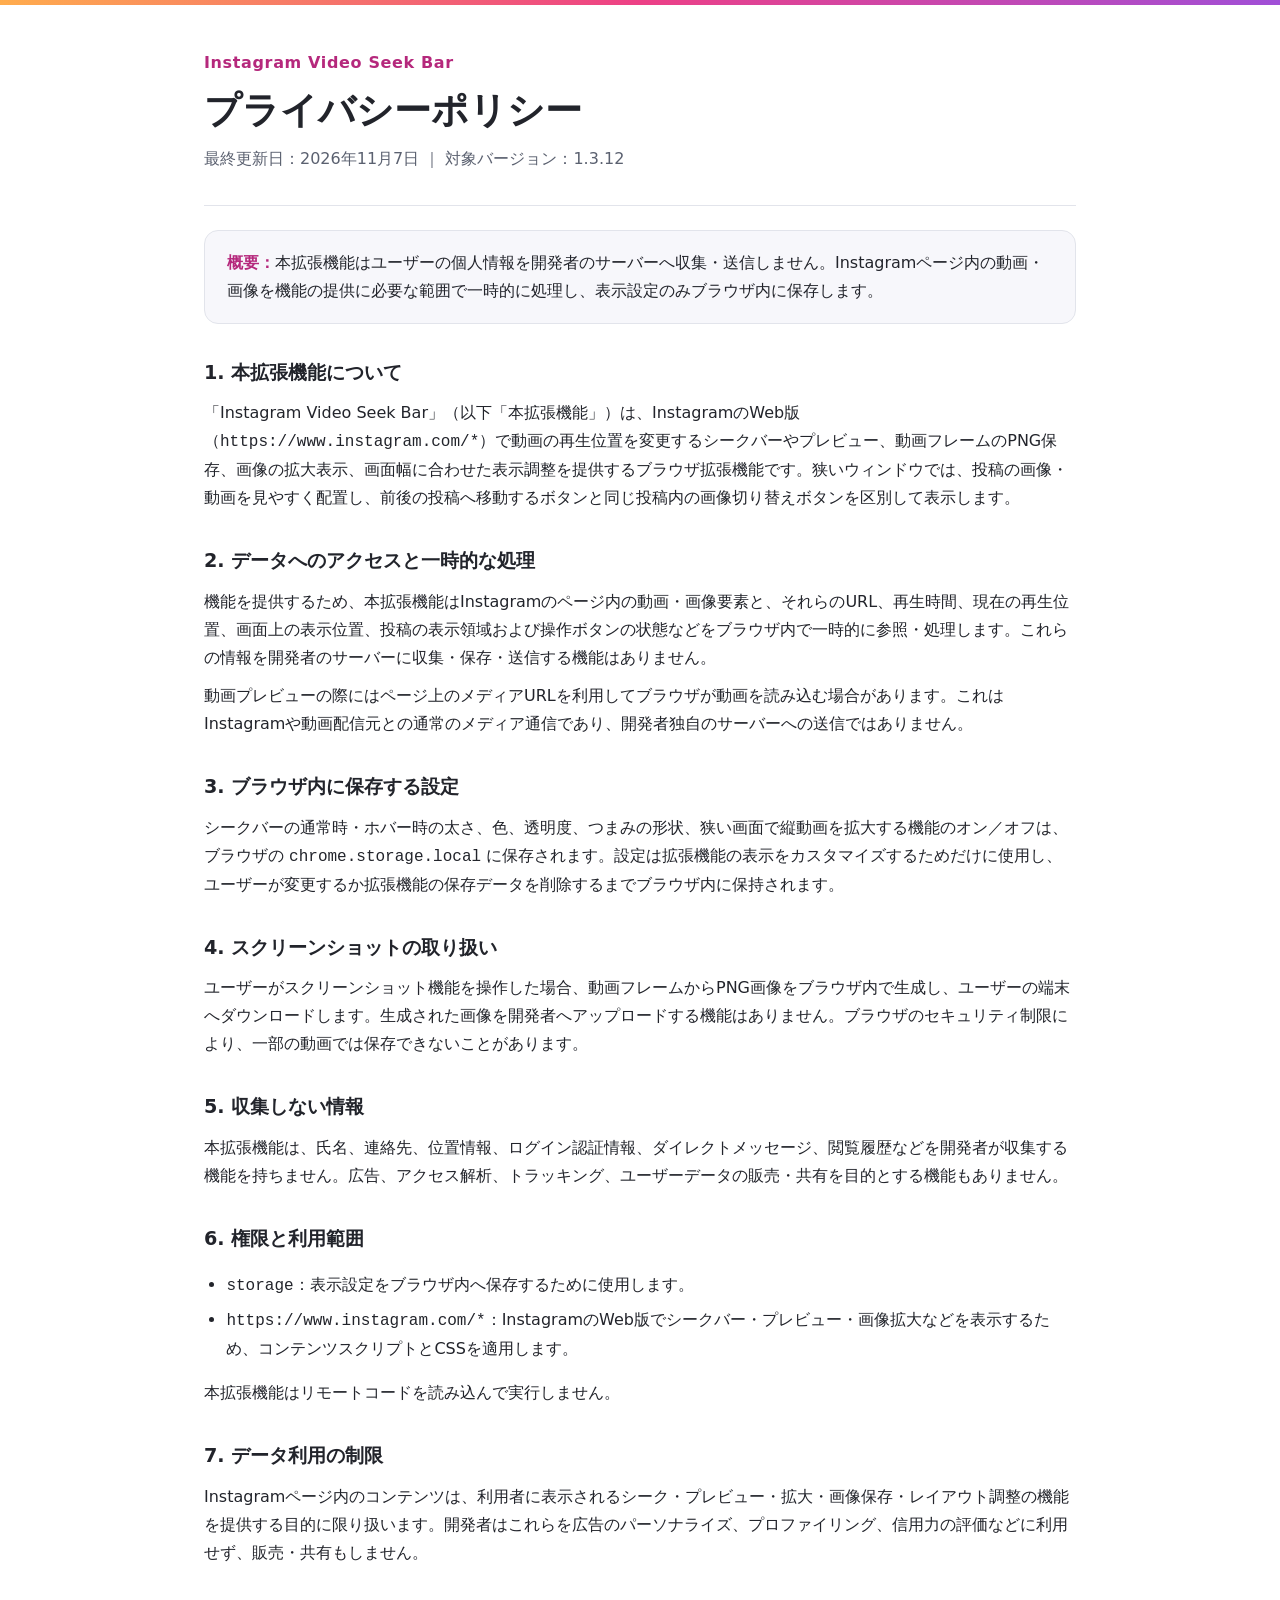
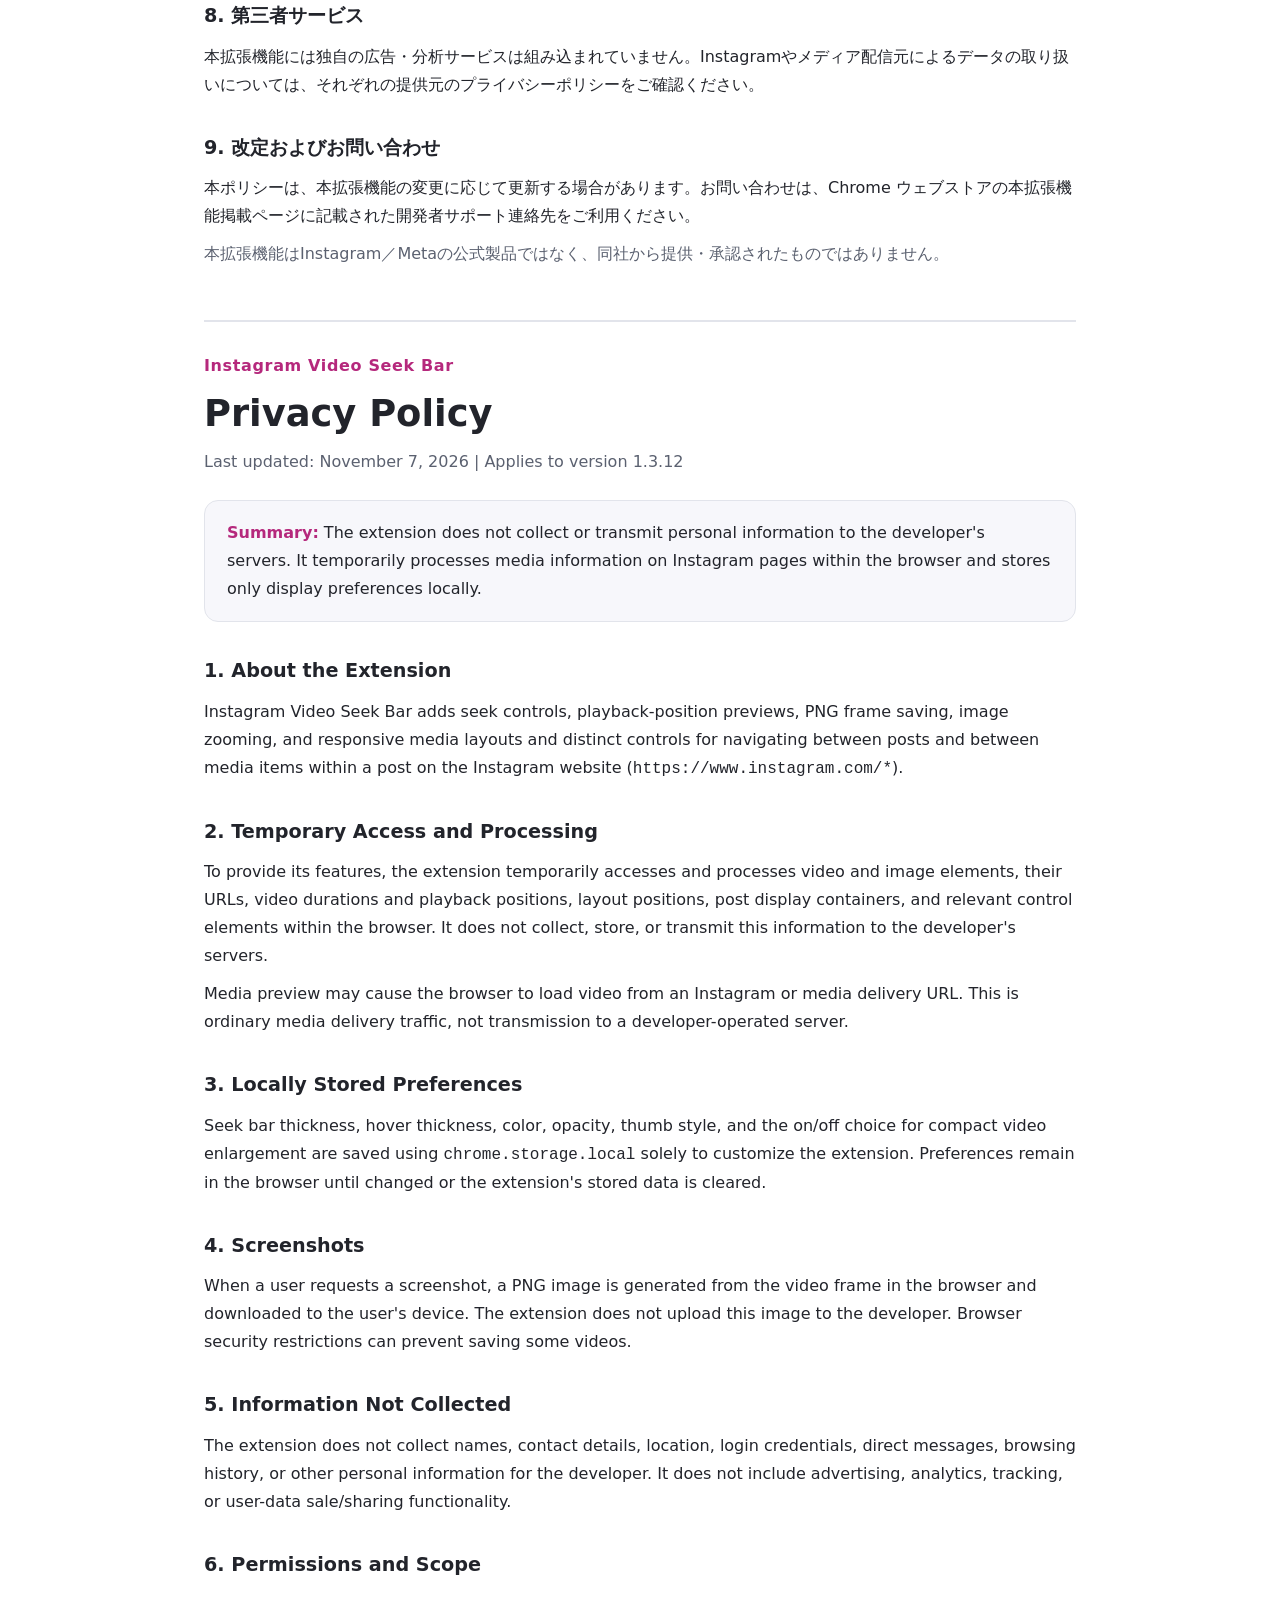
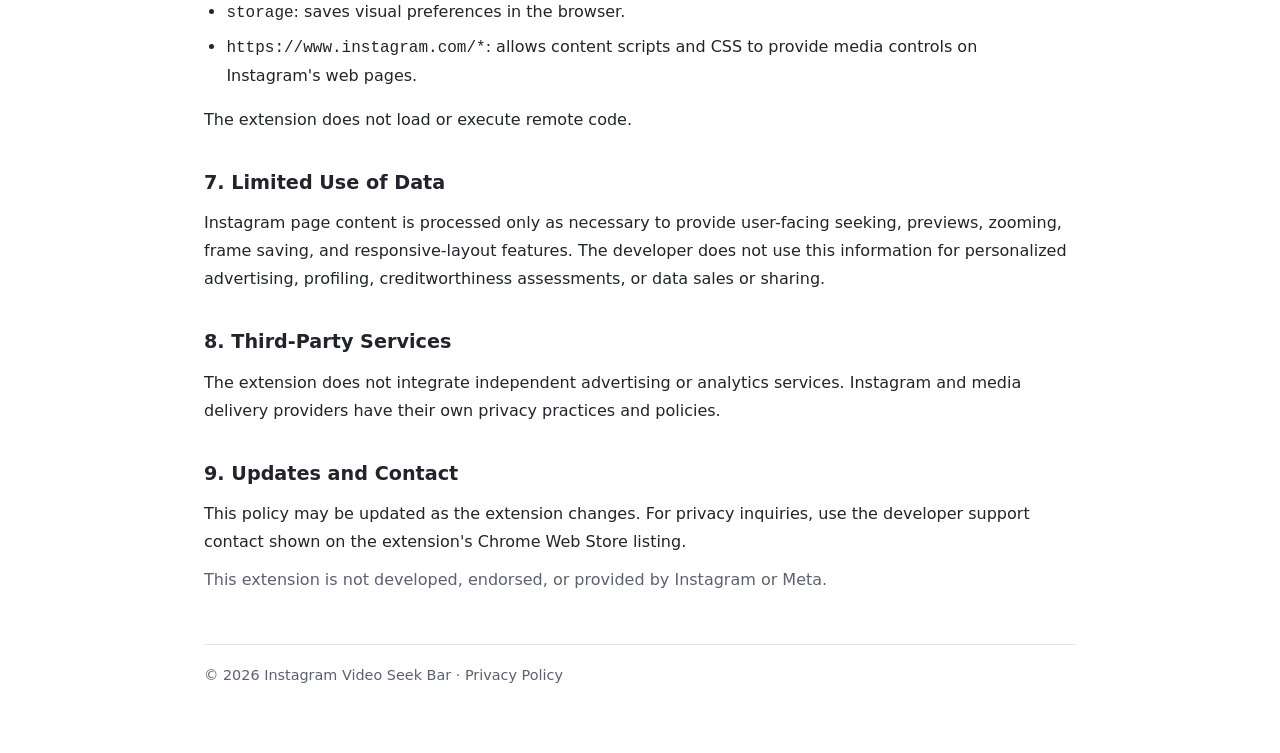
<file: index.html>
<!doctype html>
<html lang="ja">
<head>
  <meta charset="utf-8">
  <meta name="viewport" content="width=device-width, initial-scale=1">
  <meta name="description" content="Instagram Video Seek Bar 拡張機能のプライバシーポリシー / Privacy Policy">
  <title>プライバシーポリシー | Instagram Video Seek Bar</title>
  <style>
    :root { color-scheme: light dark; --bg:#fff; --fg:#22242b; --muted:#5b6170; --panel:#f7f7fb; --stroke:#e2e4eb; --accent:#b5287c; --accent2:#6f4ecf; }
    @media (prefers-color-scheme:dark) { :root { --bg:#17171e; --fg:#f1f1f7; --muted:#bec0cc; --panel:#24242d; --stroke:#41414c; --accent:#ff88ca; --accent2:#bf9cff; } }
    * { box-sizing:border-box; }
    body { margin:0; background:var(--bg); color:var(--fg); font:16px/1.75 system-ui,-apple-system,BlinkMacSystemFont,"Segoe UI",sans-serif; }
    .stripe { height:5px; background:linear-gradient(90deg,#ffac4d,#ed4086,#a04fd7); }
    main { max-width:920px; margin:0 auto; padding:44px 24px 72px; }
    header { padding-bottom:22px; border-bottom:1px solid var(--stroke); }
    .eyebrow { font-weight:700; color:var(--accent); letter-spacing:.04em; }
    h1 { font-size:clamp(1.7rem,4vw,2.3rem); line-height:1.3; margin:10px 0; }
    h2 { font-size:1.2rem; margin:32px 0 8px; }
    p { margin:10px 0; }
    ul { padding-left:1.4em; }
    li { margin:6px 0; }
    .muted { color:var(--muted); }
    .summary { margin:24px 0; padding:18px 22px; border:1px solid var(--stroke); border-radius:14px; background:var(--panel); }
    .summary strong { color:var(--accent); }
    code { font-family:ui-monospace,SFMono-Regular,Consolas,monospace; overflow-wrap:anywhere; }
    a { color:var(--accent2); }
    .english { margin-top:52px; border-top:2px solid var(--stroke); padding-top:30px; }
    footer { margin-top:50px; padding-top:18px; border-top:1px solid var(--stroke); color:var(--muted); font-size:.9rem; }
  </style>
</head>
<body>
  <div class="stripe"></div>
  <main>
    <header>
      <div class="eyebrow">Instagram Video Seek Bar</div>
      <h1>プライバシーポリシー</h1>
      <p class="muted">最終更新日：2026年11月7日 ｜ 対象バージョン：1.3.12</p>
    </header>
    <div class="summary"><strong>概要：</strong>本拡張機能はユーザーの個人情報を開発者のサーバーへ収集・送信しません。Instagramページ内の動画・画像を機能の提供に必要な範囲で一時的に処理し、表示設定のみブラウザ内に保存します。</div>
    <h2>1. 本拡張機能について</h2>
    <p>「Instagram Video Seek Bar」（以下「本拡張機能」）は、InstagramのWeb版（<code>https://www.instagram.com/*</code>）で動画の再生位置を変更するシークバーやプレビュー、動画フレームのPNG保存、画像の拡大表示、画面幅に合わせた表示調整を提供するブラウザ拡張機能です。狭いウィンドウでは、投稿の画像・動画を見やすく配置し、前後の投稿へ移動するボタンと同じ投稿内の画像切り替えボタンを区別して表示します。</p>
    <h2>2. データへのアクセスと一時的な処理</h2>
    <p>機能を提供するため、本拡張機能はInstagramのページ内の動画・画像要素と、それらのURL、再生時間、現在の再生位置、画面上の表示位置、投稿の表示領域および操作ボタンの状態などをブラウザ内で一時的に参照・処理します。これらの情報を開発者のサーバーに収集・保存・送信する機能はありません。</p>
    <p>動画プレビューの際にはページ上のメディアURLを利用してブラウザが動画を読み込む場合があります。これはInstagramや動画配信元との通常のメディア通信であり、開発者独自のサーバーへの送信ではありません。</p>
    <h2>3. ブラウザ内に保存する設定</h2>
    <p>シークバーの通常時・ホバー時の太さ、色、透明度、つまみの形状、狭い画面で縦動画を拡大する機能のオン／オフは、ブラウザの <code>chrome.storage.local</code> に保存されます。設定は拡張機能の表示をカスタマイズするためだけに使用し、ユーザーが変更するか拡張機能の保存データを削除するまでブラウザ内に保持されます。</p>
    <h2>4. スクリーンショットの取り扱い</h2>
    <p>ユーザーがスクリーンショット機能を操作した場合、動画フレームからPNG画像をブラウザ内で生成し、ユーザーの端末へダウンロードします。生成された画像を開発者へアップロードする機能はありません。ブラウザのセキュリティ制限により、一部の動画では保存できないことがあります。</p>
    <h2>5. 収集しない情報</h2>
    <p>本拡張機能は、氏名、連絡先、位置情報、ログイン認証情報、ダイレクトメッセージ、閲覧履歴などを開発者が収集する機能を持ちません。広告、アクセス解析、トラッキング、ユーザーデータの販売・共有を目的とする機能もありません。</p>
    <h2>6. 権限と利用範囲</h2>
    <ul>
      <li><code>storage</code>：表示設定をブラウザ内へ保存するために使用します。</li>
      <li><code>https://www.instagram.com/*</code>：InstagramのWeb版でシークバー・プレビュー・画像拡大などを表示するため、コンテンツスクリプトとCSSを適用します。</li>
    </ul>
    <p>本拡張機能はリモートコードを読み込んで実行しません。</p>
    <h2>7. データ利用の制限</h2>
    <p>Instagramページ内のコンテンツは、利用者に表示されるシーク・プレビュー・拡大・画像保存・レイアウト調整の機能を提供する目的に限り扱います。開発者はこれらを広告のパーソナライズ、プロファイリング、信用力の評価などに利用せず、販売・共有もしません。</p>
    <h2>8. 第三者サービス</h2>
    <p>本拡張機能には独自の広告・分析サービスは組み込まれていません。Instagramやメディア配信元によるデータの取り扱いについては、それぞれの提供元のプライバシーポリシーをご確認ください。</p>
    <h2>9. 改定およびお問い合わせ</h2>
    <p>本ポリシーは、本拡張機能の変更に応じて更新する場合があります。お問い合わせは、Chrome ウェブストアの本拡張機能掲載ページに記載された開発者サポート連絡先をご利用ください。</p>
    <p class="muted">本拡張機能はInstagram／Metaの公式製品ではなく、同社から提供・承認されたものではありません。</p>

    <section class="english" lang="en">
      <div class="eyebrow">Instagram Video Seek Bar</div>
      <h1>Privacy Policy</h1>
      <p class="muted">Last updated: November 7, 2026 | Applies to version 1.3.12</p>
      <div class="summary"><strong>Summary:</strong> The extension does not collect or transmit personal information to the developer's servers. It temporarily processes media information on Instagram pages within the browser and stores only display preferences locally.</div>
      <h2>1. About the Extension</h2>
      <p>Instagram Video Seek Bar adds seek controls, playback-position previews, PNG frame saving, image zooming, and responsive media layouts and distinct controls for navigating between posts and between media items within a post on the Instagram website (<code>https://www.instagram.com/*</code>).</p>
      <h2>2. Temporary Access and Processing</h2>
      <p>To provide its features, the extension temporarily accesses and processes video and image elements, their URLs, video durations and playback positions, layout positions, post display containers, and relevant control elements within the browser. It does not collect, store, or transmit this information to the developer's servers.</p>
      <p>Media preview may cause the browser to load video from an Instagram or media delivery URL. This is ordinary media delivery traffic, not transmission to a developer-operated server.</p>
      <h2>3. Locally Stored Preferences</h2>
      <p>Seek bar thickness, hover thickness, color, opacity, thumb style, and the on/off choice for compact video enlargement are saved using <code>chrome.storage.local</code> solely to customize the extension. Preferences remain in the browser until changed or the extension's stored data is cleared.</p>
      <h2>4. Screenshots</h2>
      <p>When a user requests a screenshot, a PNG image is generated from the video frame in the browser and downloaded to the user's device. The extension does not upload this image to the developer. Browser security restrictions can prevent saving some videos.</p>
      <h2>5. Information Not Collected</h2>
      <p>The extension does not collect names, contact details, location, login credentials, direct messages, browsing history, or other personal information for the developer. It does not include advertising, analytics, tracking, or user-data sale/sharing functionality.</p>
      <h2>6. Permissions and Scope</h2>
      <ul>
        <li><code>storage</code>: saves visual preferences in the browser.</li>
        <li><code>https://www.instagram.com/*</code>: allows content scripts and CSS to provide media controls on Instagram's web pages.</li>
      </ul>
      <p>The extension does not load or execute remote code.</p>
      <h2>7. Limited Use of Data</h2>
      <p>Instagram page content is processed only as necessary to provide user-facing seeking, previews, zooming, frame saving, and responsive-layout features. The developer does not use this information for personalized advertising, profiling, creditworthiness assessments, or data sales or sharing.</p>
      <h2>8. Third-Party Services</h2>
      <p>The extension does not integrate independent advertising or analytics services. Instagram and media delivery providers have their own privacy practices and policies.</p>
      <h2>9. Updates and Contact</h2>
      <p>This policy may be updated as the extension changes. For privacy inquiries, use the developer support contact shown on the extension's Chrome Web Store listing.</p>
      <p class="muted">This extension is not developed, endorsed, or provided by Instagram or Meta.</p>
    </section>
    <footer>© 2026 Instagram Video Seek Bar · Privacy Policy</footer>
  </main>
</body>
</html>
</file>
